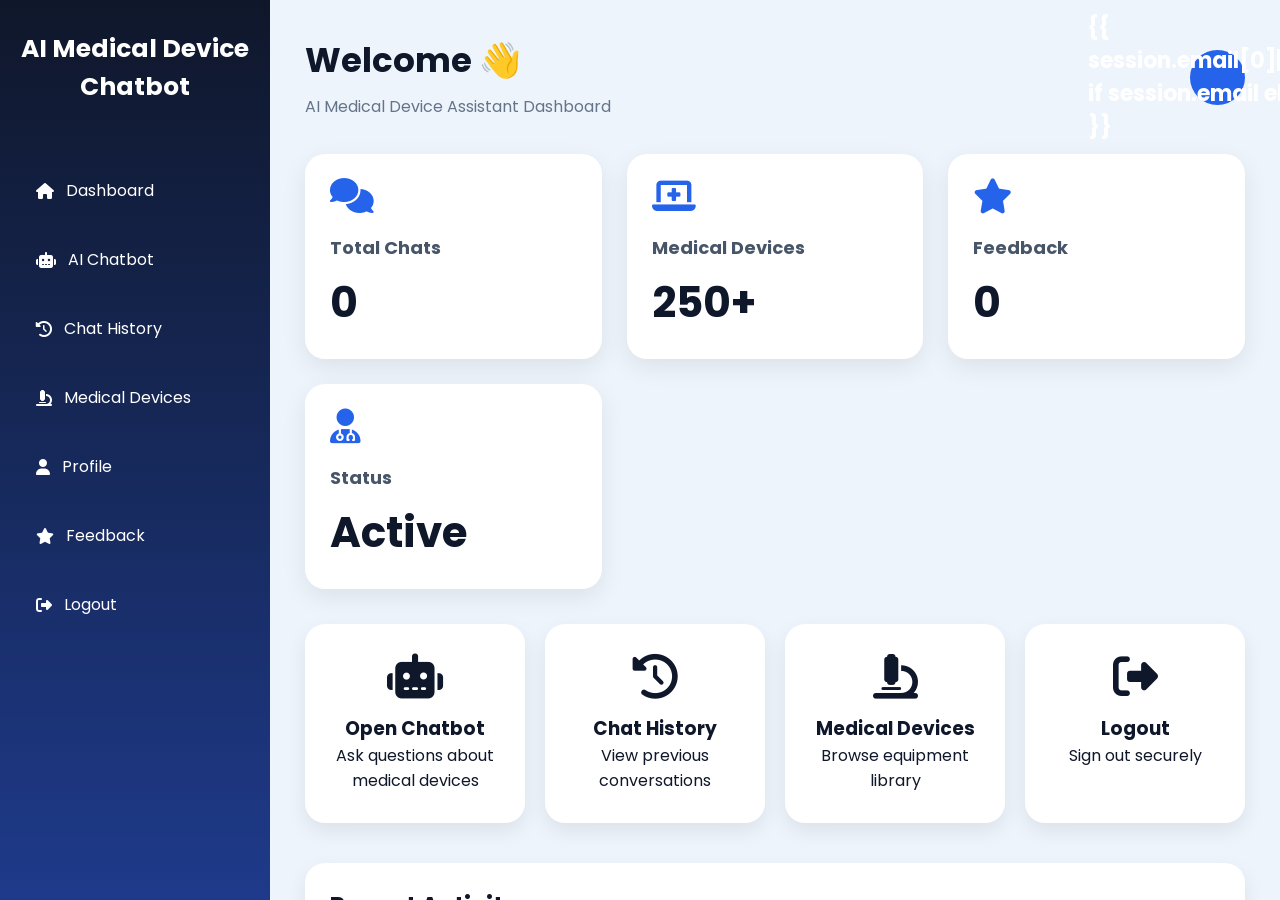
<file: templates/dashboard.html>
<!DOCTYPE html>
<html lang="en">
<head>

<meta charset="UTF-8">
<meta name="viewport" content="width=device-width, initial-scale=1.0">

<title>Dashboard | AI Medical Device Assistant</title>

<link href="https://fonts.googleapis.com/css2?family=Poppins:wght@300;400;500;600;700&display=swap" rel="stylesheet">

<link rel="stylesheet"
href="https://cdnjs.cloudflare.com/ajax/libs/font-awesome/6.6.0/css/all.min.css">

<style>

*{
margin:0;
padding:0;
box-sizing:border-box;
font-family:Poppins,sans-serif;
}

body{
background:#eef4fb;
}

.dashboard{

display:flex;

height:100vh;

}

.sidebar{

width:270px;

background:linear-gradient(180deg,#0f172a,#1e3a8a);

color:white;

padding:30px 20px;

display:flex;

flex-direction:column;

}

.logo{

font-size:25px;

font-weight:700;

margin-bottom:50px;

text-align:center;

}

.logo i{

color:#38bdf8;

margin-right:10px;

}

.sidebar a{

color:white;

text-decoration:none;

padding:16px;

margin:6px 0;

border-radius:12px;

transition:.3s;

font-size:16px;

display:flex;

align-items:center;

gap:12px;

}

.sidebar a:hover{

background:rgba(255,255,255,.15);

transform:translateX(5px);

}

.main{

flex:1;

padding:35px;

overflow:auto;

}

.header{

display:flex;

justify-content:space-between;

align-items:center;

margin-bottom:35px;

}

.header h1{

font-size:34px;

color:#0f172a;

}

.header p{

color:#64748b;

margin-top:8px;

}

.profile{

width:55px;

height:55px;

border-radius:50%;

background:#2563eb;

color:white;

display:flex;

justify-content:center;

align-items:center;

font-size:22px;

font-weight:bold;

}

.cards{

display:grid;

grid-template-columns:repeat(auto-fit,minmax(230px,1fr));

gap:25px;

margin-bottom:35px;

}

.card{

background:white;

padding:25px;

border-radius:20px;

box-shadow:0 8px 25px rgba(0,0,0,.08);

transition:.3s;

}

.card:hover{

transform:translateY(-8px);

}

.card i{

font-size:35px;

margin-bottom:20px;

color:#2563eb;

}

.card h2{

font-size:18px;

color:#475569;

margin-bottom:10px;

}

.card h1{

font-size:42px;

color:#0f172a;

}

.quick{

margin-top:15px;

display:grid;

grid-template-columns:repeat(auto-fit,minmax(220px,1fr));

gap:20px;

}

.action{

background:white;

padding:30px;

border-radius:20px;

text-align:center;

text-decoration:none;

color:#0f172a;

box-shadow:0 8px 20px rgba(0,0,0,.08);

transition:.3s;

}

.action:hover{

background:#2563eb;

color:white;

transform:translateY(-6px);

}

.action i{

font-size:45px;

margin-bottom:15px;

}

.activity{

margin-top:40px;

background:white;

padding:25px;

border-radius:20px;

box-shadow:0 8px 20px rgba(0,0,0,.08);

}

.activity h2{

margin-bottom:20px;

color:#0f172a;

}

.activity ul{

list-style:none;

}

.activity li{

padding:15px 0;

border-bottom:1px solid #eee;

color:#475569;

}

.activity li:last-child{

border:none;

}

</style>

</head>

<body>

<div class="dashboard">

<div class="sidebar">

<div class="logo">

<span>AI Medical Device Chatbot</span>

</div>

<a href="/dashboard">

<i class="fa-solid fa-house"></i>

Dashboard

</a>

<a href="/chatbot">

<i class="fa-solid fa-robot"></i>

AI Chatbot

</a>

<a href="/history">

<i class="fa-solid fa-clock-rotate-left"></i>

Chat History

</a>

<a href="/devices">

<i class="fa-solid fa-microscope"></i>

Medical Devices

</a>

<a href="#">

<i class="fa-solid fa-user"></i>

Profile

</a>

<a href="#">

<i class="fa-solid fa-star"></i>

Feedback

</a>

<a href="/logout">

<i class="fa-solid fa-right-from-bracket"></i>

Logout

</a>

</div>

<div class="main">

<div class="header">

<div>

<h1>

Welcome 👋

</h1>

<p>

AI Medical Device Assistant Dashboard

</p>

</div>

<div class="profile">

{{ session.email[0]|upper if session.email else 'U' }}

</div>

</div>

<div class="cards">

<div class="card">

<i class="fa-solid fa-comments"></i>

<h2>Total Chats</h2>

<h1>0</h1>

</div>

<div class="card">

<i class="fa-solid fa-laptop-medical"></i>

<h2>Medical Devices</h2>

<h1>250+</h1>

</div>

<div class="card">

<i class="fa-solid fa-star"></i>

<h2>Feedback</h2>

<h1>0</h1>

</div>

<div class="card">

<i class="fa-solid fa-user-doctor"></i>

<h2>Status</h2>

<h1>Active</h1>

</div>

</div>

<div class="quick">

<a href="/chatbot" class="action">

<i class="fa-solid fa-robot"></i>

<h3>Open Chatbot</h3>

<p>Ask questions about medical devices</p>

</a>

<a href="/history" class="action">

<i class="fa-solid fa-clock-rotate-left"></i>

<h3>Chat History</h3>

<p>View previous conversations</p>

</a>

<a href="/devices" class="action">

<i class="fa-solid fa-microscope"></i>

<h3>Medical Devices</h3>

<p>Browse equipment library</p>

</a>

<a href="/logout" class="action">

<i class="fa-solid fa-right-from-bracket"></i>

<h3>Logout</h3>

<p>Sign out securely</p>

</a>

</div>

<div class="activity">

<h2>

Recent Activity

</h2>

<ul>

<li>✅ Logged into the application</li>

<li>🤖 Ready to start AI conversations</li>

<li>📚 Browse medical devices</li>

<li>📈 Chat statistics will appear here</li>

</ul>

</div>

</div>

</div>

</body>
</html>
</file>
